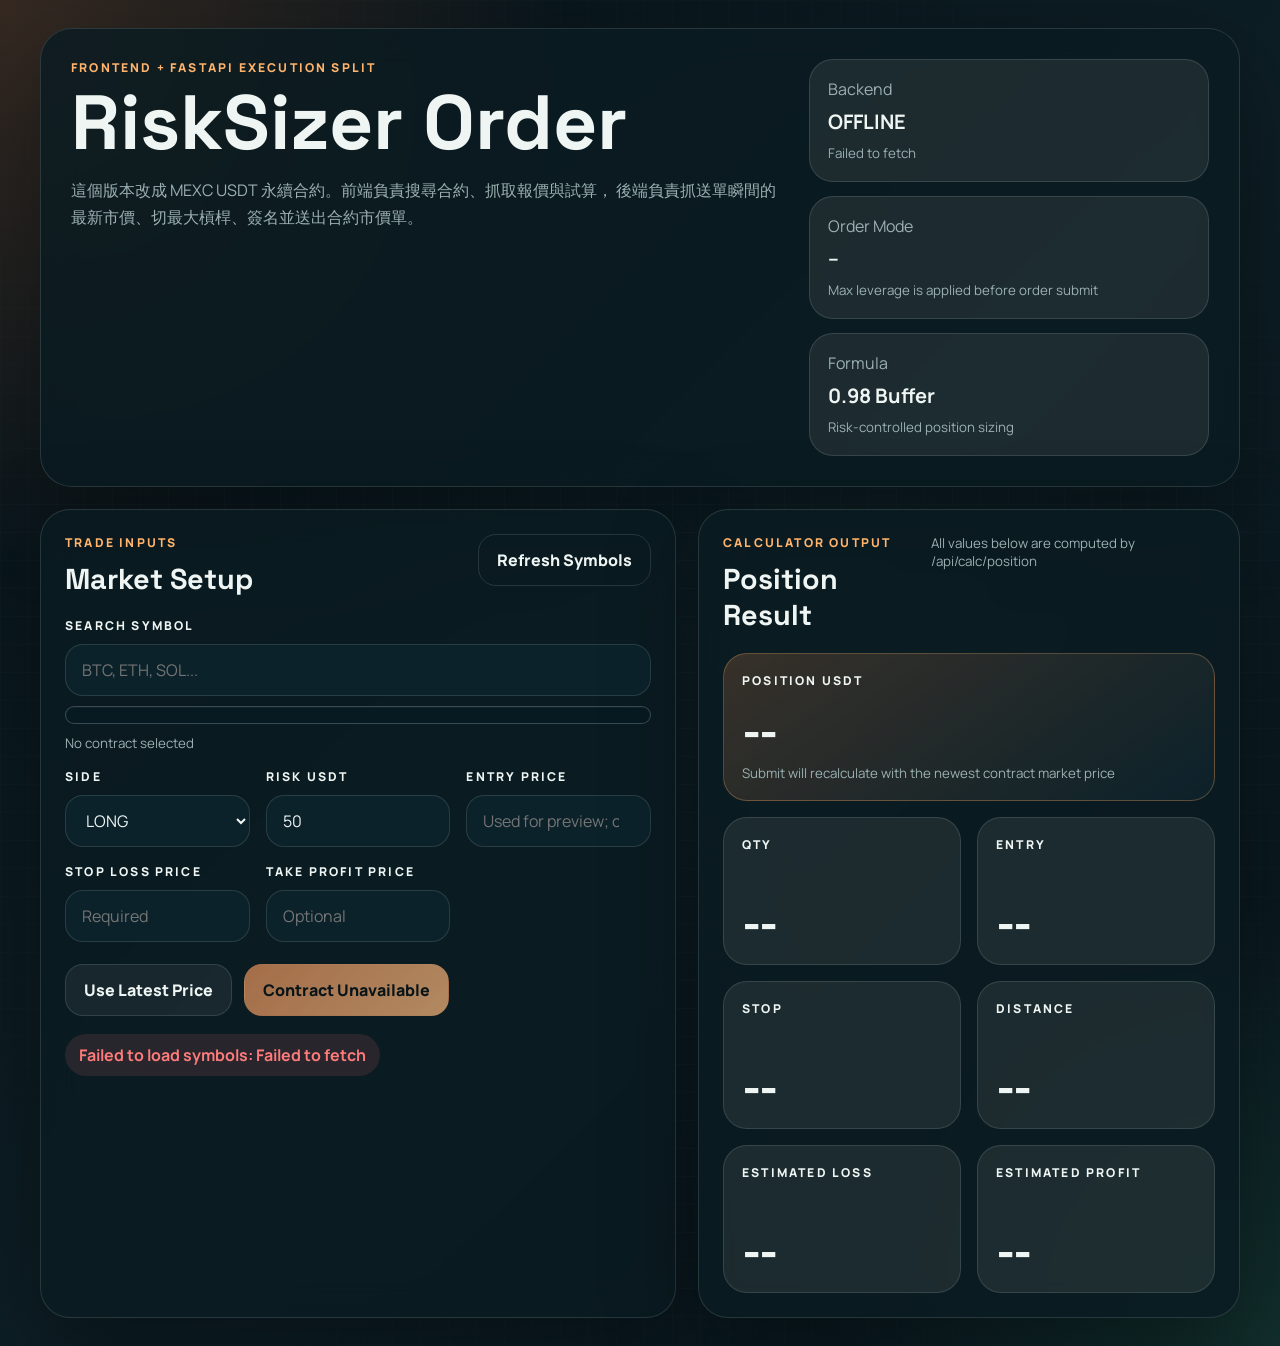
<file: frontend/index.html>
<!DOCTYPE html>
<html lang="zh-Hant">
<head>
  <meta charset="UTF-8">
  <meta name="viewport" content="width=device-width, initial-scale=1.0">
  <title>RiskSizer Order</title>
  <link rel="preconnect" href="https://fonts.googleapis.com">
  <link rel="preconnect" href="https://fonts.gstatic.com" crossorigin>
  <link href="https://fonts.googleapis.com/css2?family=Manrope:wght@400;500;600;700;800&family=Space+Grotesk:wght@500;700&display=swap" rel="stylesheet">
  <link rel="stylesheet" href="./styles/main.css">
</head>
<body>
  <div class="page-shell">
    <div class="page-noise"></div>

    <main class="app-shell">
      <section class="hero-card">
        <div>
          <p class="eyebrow">Frontend + FastAPI Execution Split</p>
          <h1>RiskSizer Order</h1>
          <p class="hero-copy">
            這個版本改成 MEXC USDT 永續合約。前端負責搜尋合約、抓取報價與試算，
            後端負責抓送單瞬間的最新市價、切最大槓桿、簽名並送出合約市價單。
          </p>
        </div>

        <div class="hero-meta">
          <div class="meta-card">
            <span>Backend</span>
            <strong id="healthStatus">Checking...</strong>
            <small id="healthDetail">Connecting to API</small>
          </div>
          <div class="meta-card">
            <span>Order Mode</span>
            <strong id="orderMode">--</strong>
            <small>Max leverage is applied before order submit</small>
          </div>
          <div class="meta-card">
            <span>Formula</span>
            <strong>0.98 Buffer</strong>
            <small>Risk-controlled position sizing</small>
          </div>
        </div>
      </section>

      <section class="panel-grid">
        <section class="panel">
          <div class="panel-heading">
            <div>
              <p class="panel-kicker">Trade Inputs</p>
              <h2>Market Setup</h2>
            </div>
            <button id="refreshPairsBtn" class="ghost-btn" type="button">Refresh Symbols</button>
          </div>

          <div class="form-grid">
            <label class="field field-wide">
              <span>Search Symbol</span>
              <div class="search-wrap">
                <input id="symbolSearch" type="text" placeholder="BTC, ETH, SOL..." autocomplete="off">
                <div id="symbolResults" class="search-results" hidden></div>
              </div>
              <small id="selectedSymbolLabel">No contract selected</small>
            </label>

            <label class="field">
              <span>Side</span>
              <select id="side">
                <option value="LONG">LONG</option>
                <option value="SHORT">SHORT</option>
              </select>
            </label>

            <label class="field">
              <span>Risk USDT</span>
              <input id="riskUsdt" type="number" min="0" step="0.01" value="50">
            </label>

            <label class="field">
              <span>Entry Price</span>
              <input id="entryPrice" type="number" min="0" step="0.00000001" placeholder="Used for preview; order submit will refresh latest market price">
            </label>

            <label class="field">
              <span>Stop Loss Price</span>
              <input id="stopPrice" type="number" min="0" step="0.00000001" placeholder="Required">
            </label>

            <label class="field">
              <span>Take Profit Price</span>
              <input id="takeProfitPrice" type="number" min="0" step="0.00000001" placeholder="Optional">
            </label>
          </div>

          <div class="action-row">
            <button id="latestPriceBtn" class="secondary-btn" type="button">Use Latest Price</button>
            <button id="placeOrderBtn" class="primary-btn" type="button" disabled>Place Contract Order</button>
          </div>

          <div class="status-stack">
            <div id="statusMessage" class="status-pill neutral">Waiting for input</div>
            <div id="orderResponse" class="order-response" hidden></div>
          </div>
        </section>

        <section class="panel panel-results">
          <div class="panel-heading">
            <div>
              <p class="panel-kicker">Calculator Output</p>
              <h2>Position Result</h2>
            </div>
            <small class="panel-note">All values below are computed by /api/calc/position</small>
          </div>

          <div class="result-grid">
            <article class="result-card result-focus">
              <span class="result-label">Position USDT</span>
              <strong id="positionUsdtValue" class="result-value">--</strong>
              <small>Submit will recalculate with the newest contract market price</small>
            </article>

            <article class="result-card">
              <span class="result-label">Qty</span>
              <strong id="qtyValue" class="result-value">--</strong>
            </article>

            <article class="result-card">
              <span class="result-label">Entry</span>
              <strong id="entryValue" class="result-value">--</strong>
            </article>

            <article class="result-card">
              <span class="result-label">Stop</span>
              <strong id="stopValue" class="result-value">--</strong>
            </article>

            <article class="result-card">
              <span class="result-label">Distance</span>
              <strong id="distanceValue" class="result-value">--</strong>
            </article>

            <article class="result-card">
              <span class="result-label">Estimated Loss</span>
              <strong id="lossValue" class="result-value">--</strong>
            </article>

            <article class="result-card">
              <span class="result-label">Estimated Profit</span>
              <strong id="profitValue" class="result-value">--</strong>
            </article>
          </div>
        </section>
      </section>
    </main>
  </div>

  <script>
    window.__RISK_SIZER_CONFIG__ = {
      apiBaseUrl: "http://127.0.0.1:8000/api"
    };
  </script>
  <script type="module" src="./src/app.js"></script>
</body>
</html>
</file>
<file: frontend/styles/main.css>
:root {
  --bg: #08141a;
  --bg-soft: #10232b;
  --surface: rgba(10, 27, 34, 0.82);
  --surface-strong: rgba(13, 35, 44, 0.95);
  --card: rgba(245, 240, 229, 0.08);
  --line: rgba(214, 231, 234, 0.14);
  --line-strong: rgba(214, 231, 234, 0.24);
  --text: #eef5f3;
  --text-soft: #9cb0b1;
  --accent: #f08b4b;
  --accent-strong: #ffb36b;
  --success: #49d29a;
  --error: #ff7b7b;
  --shadow: 0 30px 90px rgba(0, 0, 0, 0.34);
}

* {
  box-sizing: border-box;
}

html,
body {
  margin: 0;
  min-height: 100%;
}

body {
  font-family: "Manrope", sans-serif;
  color: var(--text);
  background:
    radial-gradient(circle at top left, rgba(240, 139, 75, 0.2), transparent 30%),
    radial-gradient(circle at bottom right, rgba(73, 210, 154, 0.14), transparent 24%),
    linear-gradient(135deg, #071117 0%, #0d1e25 52%, #08141a 100%);
}

button,
input,
select {
  font: inherit;
}

.page-shell {
  position: relative;
  min-height: 100vh;
  padding: 28px;
  overflow: hidden;
}

.page-noise {
  position: absolute;
  inset: 0;
  background-image:
    linear-gradient(rgba(255, 255, 255, 0.02) 1px, transparent 1px),
    linear-gradient(90deg, rgba(255, 255, 255, 0.02) 1px, transparent 1px);
  background-size: 28px 28px;
  mask-image: radial-gradient(circle at center, black 58%, transparent 100%);
  pointer-events: none;
}

.app-shell {
  position: relative;
  max-width: 1200px;
  margin: 0 auto;
  display: grid;
  gap: 22px;
}

.hero-card,
.panel {
  border: 1px solid var(--line);
  background: var(--surface);
  backdrop-filter: blur(18px);
  box-shadow: var(--shadow);
}

.hero-card {
  display: grid;
  grid-template-columns: minmax(0, 1.6fr) minmax(320px, 0.9fr);
  gap: 28px;
  padding: 30px;
  border-radius: 32px;
  animation: float-up 0.8s ease both;
}

.eyebrow,
.panel-kicker,
.field span,
.result-label {
  text-transform: uppercase;
  letter-spacing: 0.18em;
  font-size: 0.76rem;
  font-weight: 800;
}

.eyebrow,
.panel-kicker {
  color: var(--accent-strong);
  margin: 0 0 10px;
}

.hero-card h1,
.panel h2 {
  margin: 0;
  font-family: "Space Grotesk", sans-serif;
}

.hero-card h1 {
  font-size: clamp(2.8rem, 6vw, 4.8rem);
  line-height: 0.95;
}

.hero-copy {
  max-width: 760px;
  margin: 18px 0 0;
  color: var(--text-soft);
  line-height: 1.7;
}

.hero-meta {
  display: grid;
  gap: 14px;
}

.meta-card,
.result-card {
  padding: 18px;
  border-radius: 24px;
  border: 1px solid var(--line);
  background: var(--card);
}

.meta-card span,
.meta-card small,
.panel-note,
.field small,
.result-focus small,
.order-response pre {
  color: var(--text-soft);
}

.meta-card strong {
  display: block;
  margin: 8px 0 6px;
  font-size: 1.25rem;
}

.panel-grid {
  display: grid;
  grid-template-columns: minmax(0, 1.08fr) minmax(0, 0.92fr);
  gap: 22px;
}

.panel {
  padding: 24px;
  border-radius: 30px;
}

.panel-heading {
  display: flex;
  justify-content: space-between;
  align-items: flex-start;
  gap: 16px;
  margin-bottom: 20px;
}

.panel h2 {
  font-size: 1.8rem;
}

.form-grid,
.result-grid {
  display: grid;
  grid-template-columns: repeat(12, minmax(0, 1fr));
  gap: 16px;
}

.field {
  grid-column: span 4;
  display: flex;
  flex-direction: column;
  gap: 10px;
}

.field-wide {
  grid-column: span 12;
}

input,
select,
.secondary-btn,
.ghost-btn,
.primary-btn {
  min-height: 52px;
  border-radius: 18px;
  border: 1px solid var(--line);
}

input,
select {
  width: 100%;
  padding: 0 16px;
  color: var(--text);
  background: var(--surface-strong);
  outline: none;
  transition: border-color 0.2s ease, transform 0.2s ease, box-shadow 0.2s ease;
}

input:focus,
select:focus {
  border-color: rgba(255, 179, 107, 0.7);
  box-shadow: 0 0 0 4px rgba(240, 139, 75, 0.12);
  transform: translateY(-1px);
}

.search-wrap {
  position: relative;
  display: grid;
}

.search-results {
  position: static;
  display: grid;
  gap: 6px;
  margin-top: 10px;
  max-height: 220px;
  padding: 8px;
  overflow-y: auto;
  border-radius: 22px;
  border: 1px solid var(--line-strong);
  background: rgba(9, 27, 34, 0.98);
  box-shadow: inset 0 1px 0 rgba(255, 255, 255, 0.04);
}

.result-item {
  width: 100%;
  display: flex;
  justify-content: space-between;
  gap: 12px;
  padding: 12px 14px;
  border: 0;
  border-radius: 14px;
  background: transparent;
  color: var(--text);
  text-align: left;
  cursor: pointer;
}

.result-item:hover,
.result-item:focus-visible {
  outline: none;
  background: rgba(240, 139, 75, 0.12);
}

.result-main {
  display: block;
  font-weight: 800;
}

.result-sub {
  display: block;
  color: var(--text-soft);
  font-size: 0.88rem;
}

.action-row {
  display: flex;
  gap: 12px;
  margin-top: 22px;
}

.secondary-btn,
.ghost-btn,
.primary-btn {
  padding: 0 18px;
  cursor: pointer;
  font-weight: 800;
  transition: transform 0.2s ease, border-color 0.2s ease, background 0.2s ease;
}

.primary-btn {
  border-color: transparent;
  background: linear-gradient(135deg, var(--accent) 0%, var(--accent-strong) 100%);
  color: #091317;
}

.secondary-btn {
  background: rgba(255, 255, 255, 0.06);
  color: var(--text);
}

.ghost-btn {
  background: transparent;
  color: var(--text);
}

.secondary-btn:hover,
.ghost-btn:hover,
.primary-btn:hover {
  transform: translateY(-1px);
}

.primary-btn:disabled {
  opacity: 0.72;
  cursor: not-allowed;
  transform: none;
  filter: grayscale(0.18);
}

.status-stack {
  display: grid;
  gap: 12px;
  margin-top: 18px;
}

.status-pill {
  display: inline-flex;
  align-items: center;
  width: fit-content;
  padding: 10px 14px;
  border-radius: 999px;
  font-weight: 700;
}

.status-pill.neutral {
  background: rgba(255, 255, 255, 0.06);
}

.status-pill.success {
  color: var(--success);
  background: rgba(73, 210, 154, 0.14);
}

.status-pill.error {
  color: var(--error);
  background: rgba(255, 123, 123, 0.12);
}

.order-response {
  padding: 16px;
  border-radius: 18px;
  border: 1px solid var(--line);
  background: rgba(5, 16, 21, 0.68);
}

.order-response strong {
  display: block;
  margin-bottom: 8px;
}

.order-response-grid {
  display: grid;
  grid-template-columns: repeat(2, minmax(0, 1fr));
  gap: 12px;
  margin-top: 12px;
}

.order-response-card {
  padding: 12px 14px;
  border-radius: 14px;
  border: 1px solid var(--line);
  background: rgba(255, 255, 255, 0.03);
}

.order-response-label {
  display: block;
  margin-bottom: 6px;
  color: var(--text-soft);
  font-size: 0.78rem;
  text-transform: uppercase;
  letter-spacing: 0.12em;
  font-weight: 800;
}

.order-response-value {
  display: block;
  font-weight: 800;
  line-height: 1.45;
}

.order-response-status {
  display: inline-flex;
  align-items: center;
  width: fit-content;
  margin-top: 4px;
  padding: 6px 10px;
  border-radius: 999px;
  font-size: 0.82rem;
  font-weight: 800;
}

.order-response-status.success {
  color: var(--success);
  background: rgba(73, 210, 154, 0.14);
}

.order-response-status.error {
  color: var(--error);
  background: rgba(255, 123, 123, 0.12);
}

.order-response-details {
  margin-top: 12px;
}

.order-response-details summary {
  cursor: pointer;
  color: var(--text-soft);
  font-weight: 700;
}

.order-response pre {
  margin: 10px 0 0;
  white-space: pre-wrap;
  word-break: break-word;
  font-size: 0.88rem;
  line-height: 1.55;
}

.panel-results {
  align-self: start;
}

.result-card {
  grid-column: span 6;
  min-height: 148px;
  display: flex;
  flex-direction: column;
  justify-content: space-between;
}

.result-focus {
  grid-column: span 12;
  background: linear-gradient(145deg, rgba(240, 139, 75, 0.2), rgba(13, 35, 44, 0.9));
  border-color: rgba(255, 179, 107, 0.28);
}

.result-value {
  margin-top: 10px;
  font-family: "Space Grotesk", sans-serif;
  font-size: clamp(1.5rem, 4vw, 2.8rem);
  line-height: 1;
  letter-spacing: -0.04em;
}

@keyframes float-up {
  from {
    opacity: 0;
    transform: translateY(18px);
  }

  to {
    opacity: 1;
    transform: translateY(0);
  }
}

@media (max-width: 980px) {
  .hero-card,
  .panel-grid {
    grid-template-columns: 1fr;
  }

  .field {
    grid-column: span 6;
  }
}

@media (max-width: 720px) {
  .page-shell {
    padding: 18px;
  }

  .hero-card,
  .panel {
    padding: 20px;
    border-radius: 24px;
  }

  .field,
  .result-card {
    grid-column: span 12;
  }

  .panel-heading,
  .action-row {
    flex-direction: column;
    align-items: stretch;
  }

  .order-response-grid {
    grid-template-columns: 1fr;
  }
}
</file>
